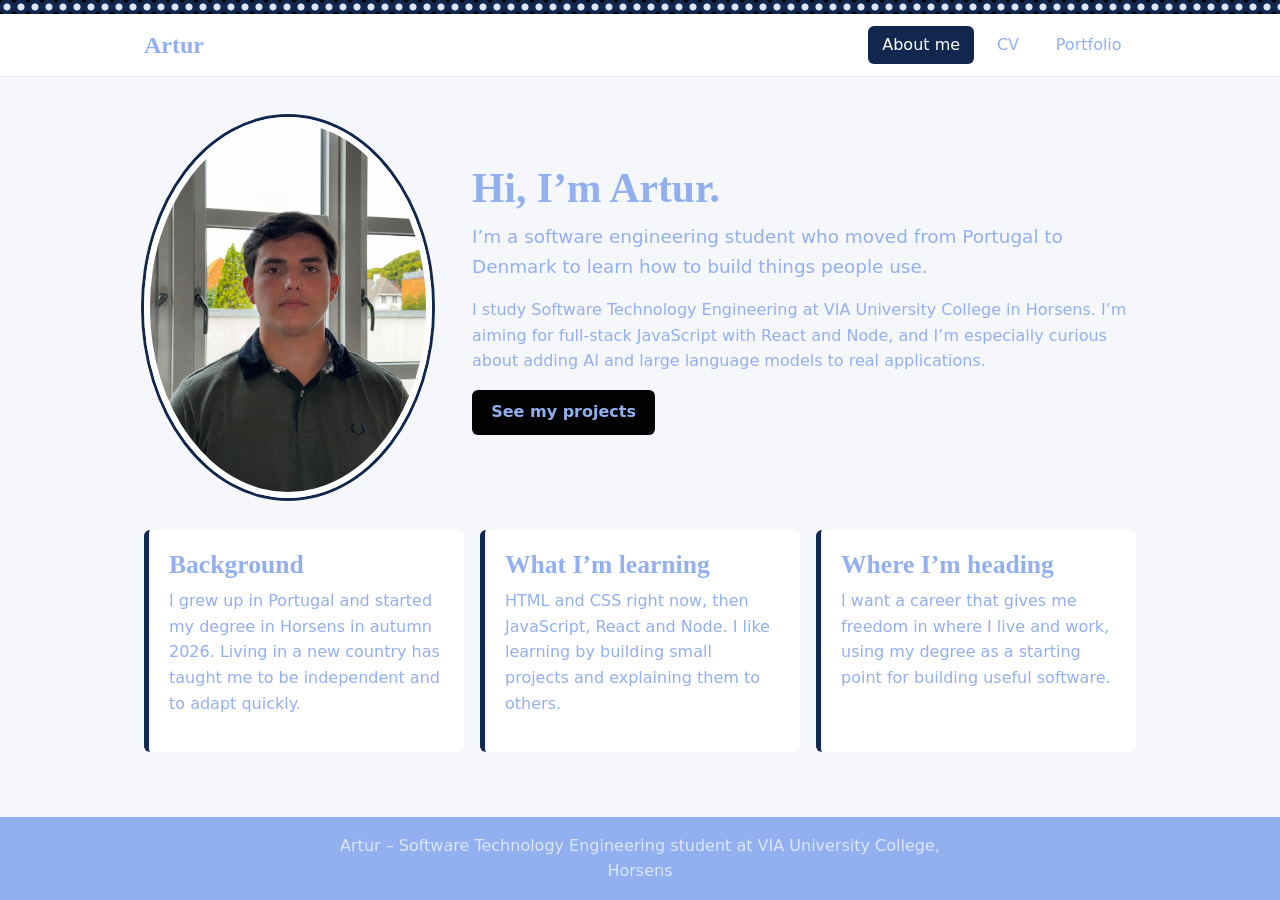
<file: index.html>
<!DOCTYPE html>
<html lang="en">
<head>
  <meta charset="utf-8">
  <meta name="viewport" content="width=device-width, initial-scale=1">
  <meta http-equiv="refresh" content="0; url=about-me.html">
  <title>Artur | Personal CV and portfolio</title>
</head>
<body>
  <p><a href="about-me.html">Continue to the About me page</a></p>
</body>
</html>
</file>
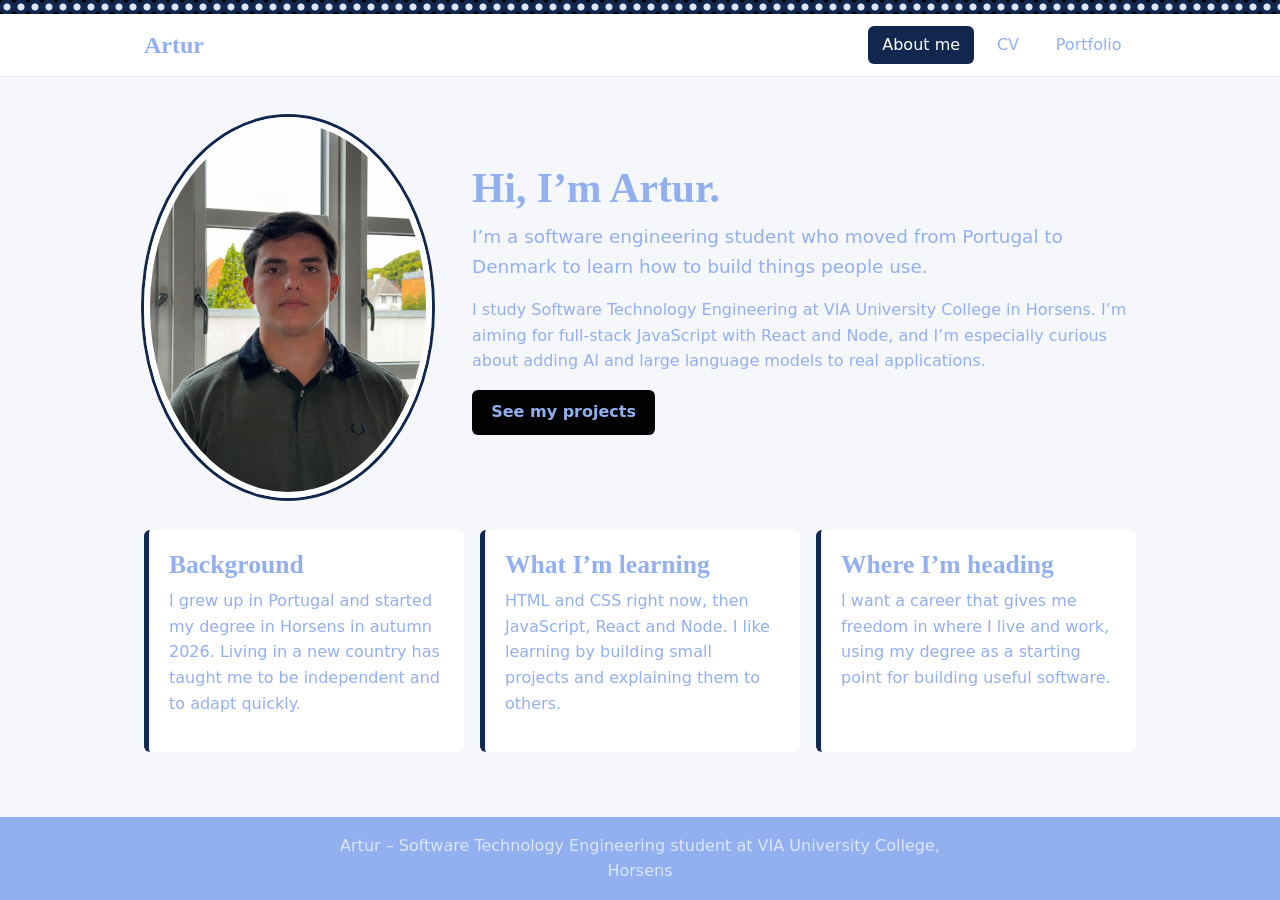
<file: about-me.html>
<!DOCTYPE html>
<html lang="en">
<head>
  <meta charset="utf-8">
  <meta name="viewport" content="width=device-width, initial-scale=1">
  <title>About me | Artur</title>
  <meta name="description" content="Artur, a software engineering student from Portugal studying in Denmark.">
 <link rel="stylesheet" href="styles.css">
</head>
<body>
  <header class="site-header">
     <div class="tile-band" aria-hidden="true"></div>
 <div class="header-inner">
 <a class="site-name" href="about-me.html">Artur</a>
 <nav aria-label="Main navigation">
  <ul class="nav-list">
  <li><a href="about-me.html" aria-current="page">About me</a></li>
<li><a href="cv.html">CV</a></li>
 <li><a href="portfolio.html">Portfolio</a></li>
 </ul>
 </nav>
   </div>
  </header>
  <main>
   <section class="hero">
 <figure class="portrait">
 <img src="images/profile.png" width="400" height="400" alt="Placeholder portrait of Artur">
 </figure>
 <div class="hero-text">
 <h1>Hi, I&rsquo;m Artur.</h1>
 <p class="lead">I&rsquo;m a software engineering student who moved from Portugal to Denmark to learn how to build things people use.</p>
 <p>I study Software Technology Engineering at VIA University College in Horsens. I&rsquo;m aiming for full-stack JavaScript with React and Node, and I&rsquo;m especially curious about adding AI and large language models to real applications.</p>
 <p><a class="button" href="portfolio.html">See my projects</a></p>
   </div>
    </section>
    <div class="content-grid">
 <article class="panel">
  <h2>Background</h2>
 <p>I grew up in Portugal and started my degree in Horsens in autumn 2026. Living in a new country has taught me to be independent and to adapt quickly.</p>
   </article>
  <article class="panel">
 <h2>What I&rsquo;m learning</h2>
 <p>HTML and CSS right now, then JavaScript, React and Node. I like learning by building small projects and explaining them to others.</p>
</article>
 <article class="panel">
<h2>Where I&rsquo;m heading</h2>
 <p>I want a career that gives me freedom in where I live and work, using my degree as a starting point for building useful software.</p>  </article>
   </div>
  </main>
  <footer class="site-footer">
   <p>Artur &ndash; Software Technology Engineering student at VIA University College, Horsens</p>
  </footer>
</body>
</html>
</file>
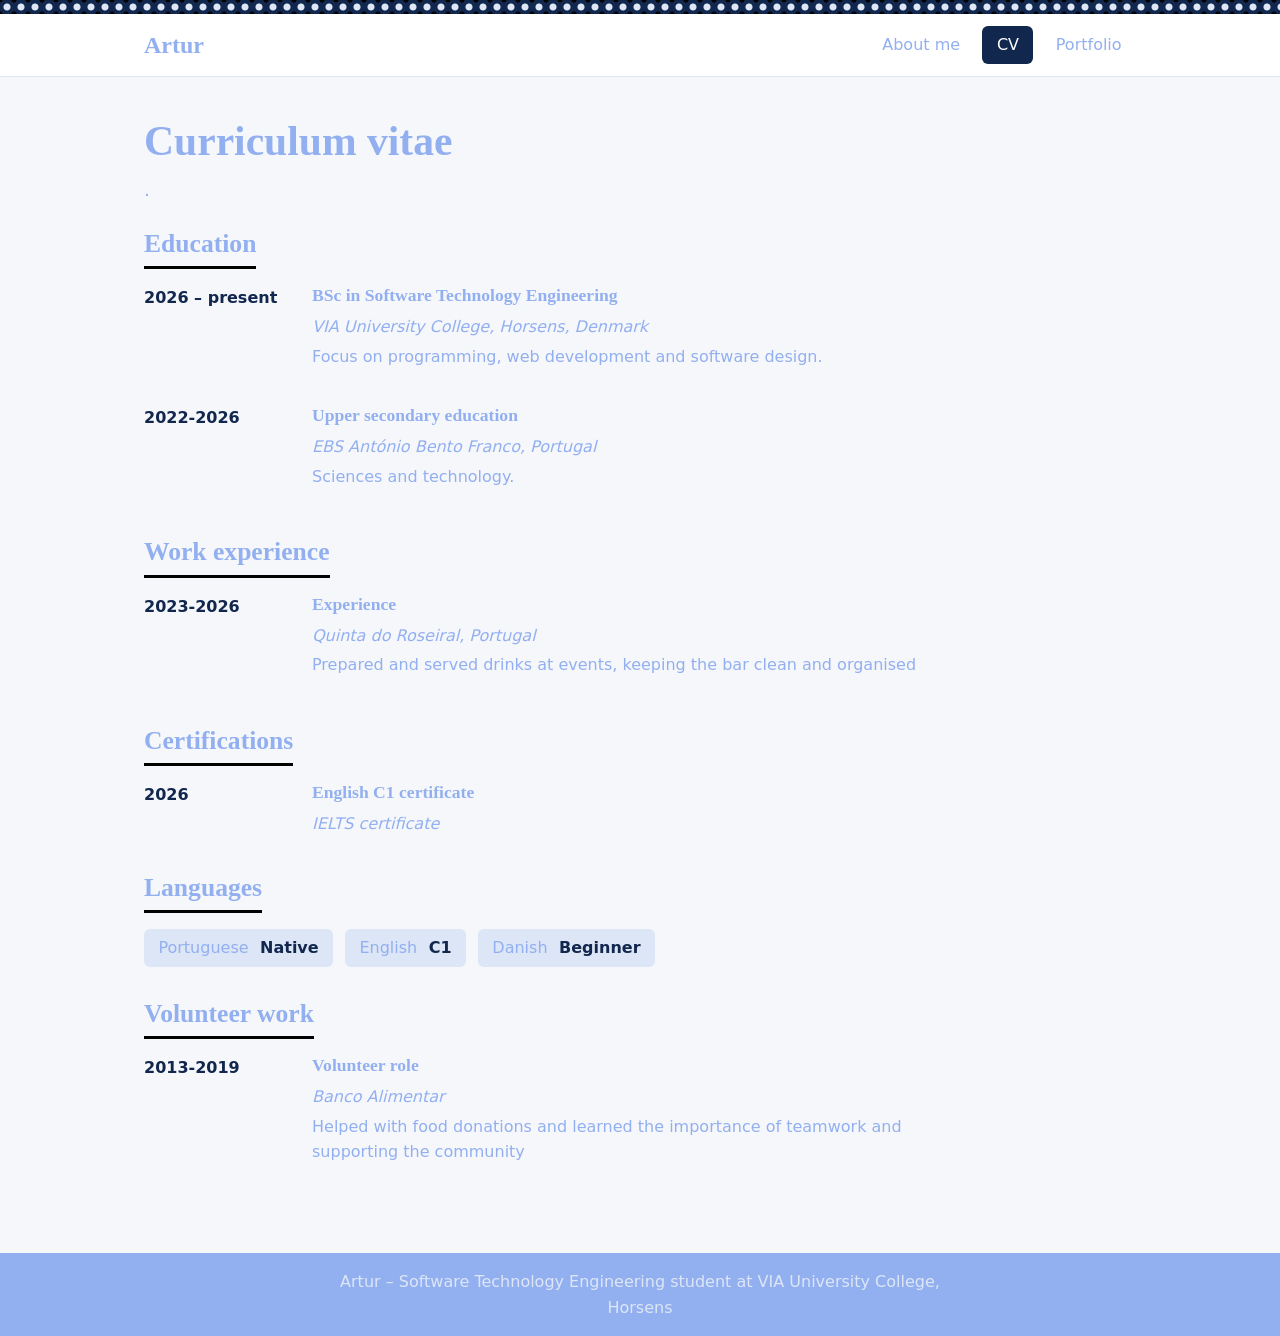
<file: cv.html>
<!DOCTYPE html>
<html lang="en">
<head>
  <meta charset="utf-8">
  <meta name="viewport" content="width=device-width, initial-scale=1">
  <title>CV | Artur</title>
  <meta name="description" content="Education, experience, certifications, languages and volunteer work.">
  <link rel="stylesheet" href="styles.css">
</head>
<body>
  <header class="site-header">
 <div class="tile-band" aria-hidden="true"></div>
 <div class="header-inner">
 <a class="site-name" href="about-me.html">Artur</a>
 <nav aria-label="Main navigation">
 <ul class="nav-list">
 <li><a href="about-me.html">About me</a></li>
 <li><a href="cv.html" aria-current="page">CV</a></li>
   <li><a href="portfolio.html">Portfolio</a></li>
 </ul>
 </nav>
  </div>
  </header>
  <main>
   <section class="page-intro">
 <h1>Curriculum vitae</h1>
 <p class="lead">.</p>
    </section>
 <section class="cv-section" aria-labelledby="education">
 <h2 id="education">Education</h2>
 <article class="cv-entry">
 <p class="cv-date">2026 &ndash; present</p>
<div> <h3>BSc in Software Technology Engineering</h3>
<p class="cv-place">VIA University College, Horsens, Denmark</p>
 <p>Focus on programming, web development and software design.</p>
</div>
</article>
 <article class="cv-entry">
 <p class="cv-date">2022-2026</p>
 <div>
 <h3>Upper secondary education</h3>
 <p class="cv-place">EBS António Bento Franco, Portugal</p>
 <p>Sciences and technology.</p>
  </div>
 </article>
  </section>
 <section class="cv-section" aria-labelledby="experience">
 <h2 id="experience">Work experience</h2>
 <article class="cv-entry">
  <p class="cv-date">2023-2026</p>
  <div>
 <h3>Experience</h3>
 <p class="cv-place">Quinta do Roseiral, Portugal</p>
 <p>Prepared and served drinks at events, keeping the bar clean and organised</p>
   </div>
 </article>
  </section>

   <section class="cv-section" aria-labelledby="certifications">
  <h2 id="certifications">Certifications</h2>
 <article class="cv-entry">
  <p class="cv-date">2026</p>
  <div>
  <h3>English C1 certificate</h3>
 <p class="cv-place">IELTS certificate</p>
</div>
</article>
 </section>

<section class="cv-section" aria-labelledby="languages">
 <h2 id="languages">Languages</h2>
  <ul class="skill-list">
  <li>Portuguese <span>Native</span></li>
 <li>English <span>C1</span></li>
 <li>Danish <span>Beginner</span></li>
      </ul>
    </section>

<section class="cv-section" aria-labelledby="volunteering">
 <h2 id="volunteering">Volunteer work</h2>
 <article class="cv-entry">
 <p class="cv-date">2013-2019</p>
  <div>
  <h3>Volunteer role</h3>
 <p class="cv-place">Banco Alimentar</p>
 <p>Helped with food donations and learned the importance of teamwork and supporting the community</p>
 </div>
</article>
</section>
  </main>
  <footer class="site-footer">
    <p>Artur &ndash; Software Technology Engineering student at VIA University College, Horsens</p>
  </footer>
</body>
</html>
</file>
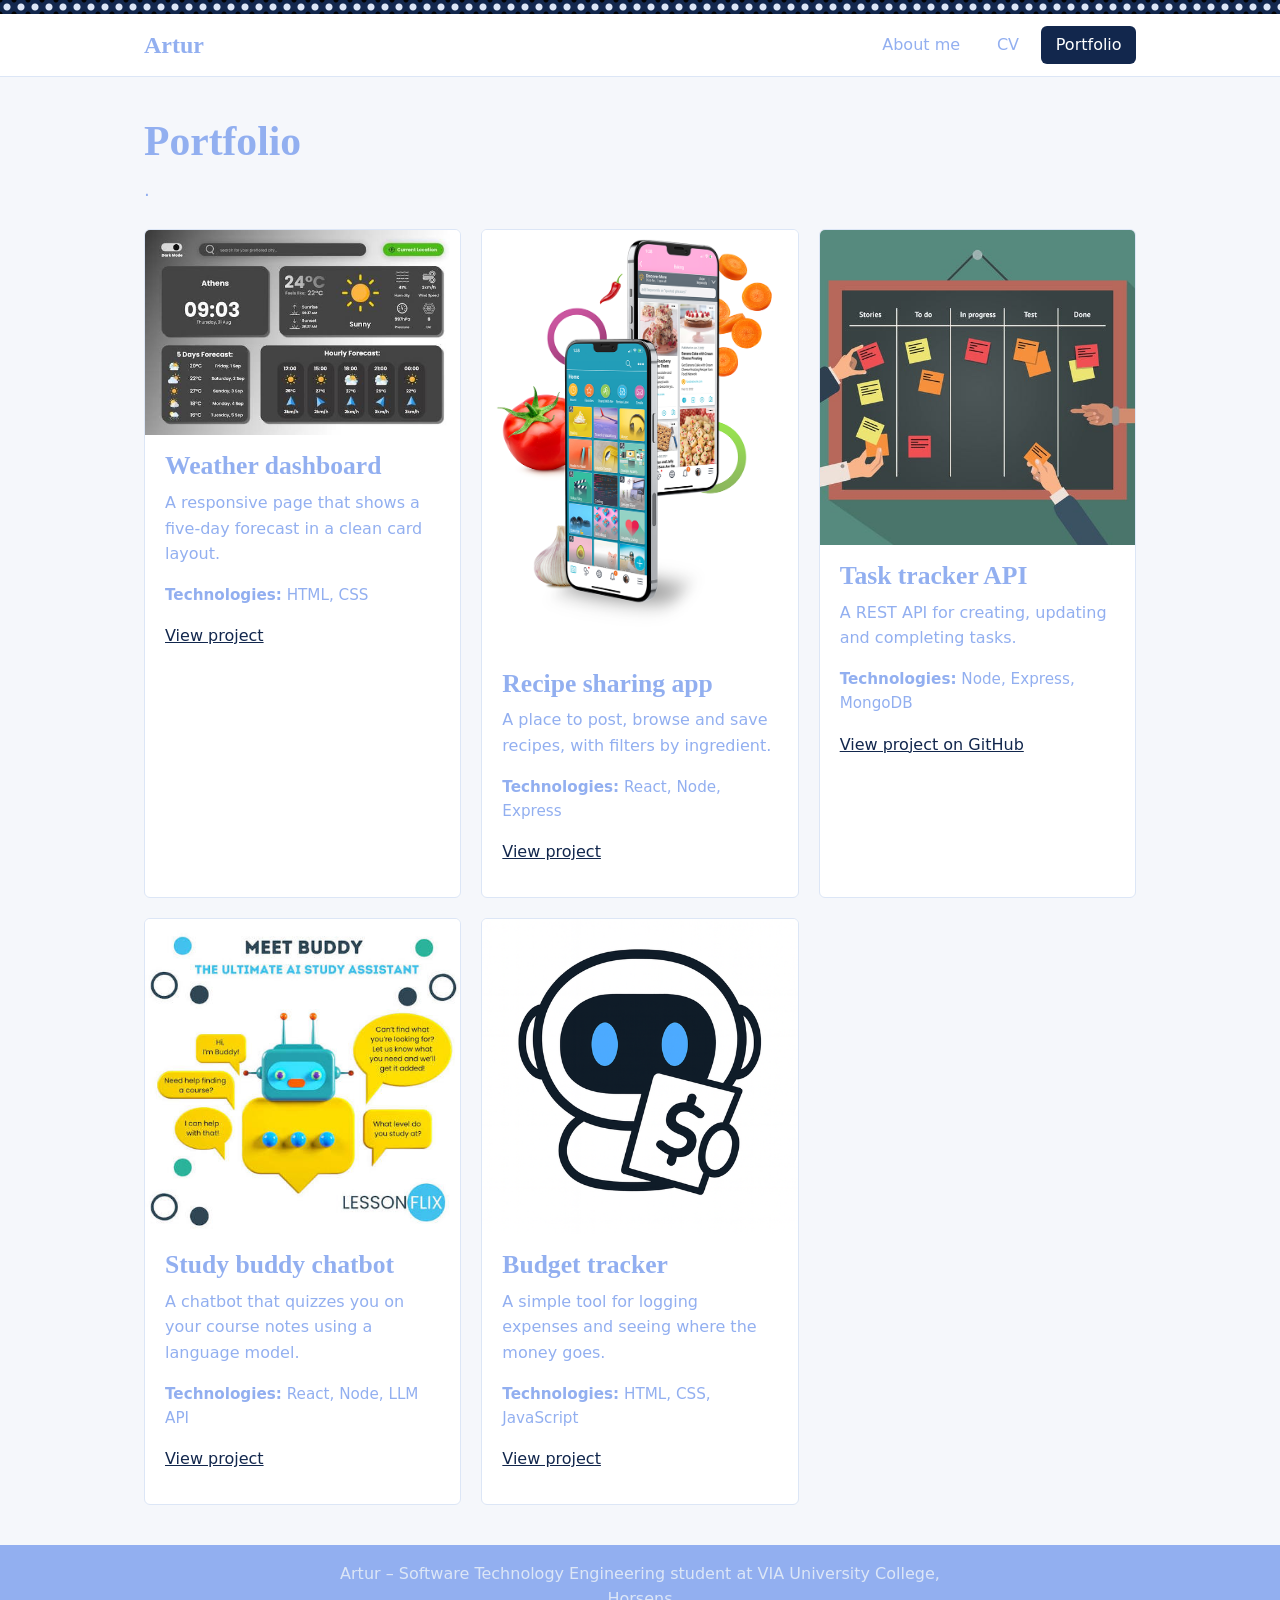
<file: portfolio.html>
<!DOCTYPE html>
<html lang="en">
<head>
  <meta charset="utf-8">
  <meta name="viewport" content="width=device-width, initial-scale=1">
  <title>Portfolio | Artur</title>
 <meta name="description" content="Selected projects by Artur.">
 <link rel="stylesheet" href="styles.css">
</head>
<body>
 <header class="site-header">
 <div class="tile-band" aria-hidden="true"></div>
 <div class="header-inner">
 <a class="site-name" href="about-me.html">Artur</a>
<nav aria-label="Main navigation">
 <ul class="nav-list">     
  <li><a href="about-me.html">About me</a></li>
<li><a href="cv.html">CV</a></li>
  <li><a href="portfolio.html" aria-current="page">Portfolio</a></li>
 </ul>
 </nav>
 </div>
  </header>
  <main>
<section class="page-intro">
 <h1>Portfolio</h1>
<p class="lead">.</p>
    </section>
  <div class="project-grid">
<article class="project">
 <img src="images/Weather.png" width="600" height="375" alt="Placeholder screenshot of Weather dashboard">
 <div class="project-body">
<h2>Weather dashboard</h2>
<p>A responsive page that shows a five-day forecast in a clean card layout.</p>
<p class="tech"><strong>Technologies:</strong> HTML, CSS</p>
<p><a href="https://stormglass.io/dashboards/">View project</a></p>
  </div>
</article>
 <article class="project">
<img src="images/Recipe.png" width="600" height="375" alt="Placeholder screenshot of Recipe sharing app">
<div class="project-body">
 <h2>Recipe sharing app</h2>
 <p>A place to post, browse and save recipes, with filters by ingredient.</p>
 <p class="tech"><strong>Technologies:</strong> React, Node, Express</p>
<p><a href="https://www.recime.app/">View project</a></p>
 </div>
</article>
<article class="project">
 <img src="images/API.png" width="600" height="375" alt="Placeholder screenshot of Task tracker API">
<div class="project-body">
 <h2>Task tracker API</h2>
 <p>A REST API for creating, updating and completing tasks.</p>
 <p class="tech"><strong>Technologies:</strong> Node, Express, MongoDB</p>
<p><a href="https://github.com/Veino/TaskTracker">View project on GitHub</a></p>
 </div>
</article>
 <article class="project">
 <img src="images/ChatBot.png" width="600" height="375" alt="Placeholder screenshot of Study buddy chatbot">
<div class="project-body">
 <h2>Study buddy chatbot</h2>
 <p>A chatbot that quizzes you on your course notes using a language model.</p>
 <p class="tech"><strong>Technologies:</strong> React, Node, LLM API</p>
 <p><a href="https://duyapat-christony.github.io/for-students/chatbot/">View project</a></p>
 </div>
 </article>
<article class="project">
 <img src="images/image.png" width="600" height="375" alt="Placeholder screenshot of Budget tracker">
<div class="project-body">
 <h2>Budget tracker</h2>
 <p>A simple tool for logging expenses and seeing where the money goes.</p>
 <p class="tech"><strong>Technologies:</strong> HTML, CSS, JavaScript</p>
<p><a href="https://manus.im/playbook/budget-tracker">View project</a></p>
 </div>
 </article>
 </div>
  </main>
  <footer class="site-footer">
 <p>Artur &ndash; Software Technology Engineering student at VIA University College, Horsens</p>
  </footer>
</body>
</html>
</file>
<file: styles.css>
:root {
  --paper: #f5f7fb;
  --ink: #92aff0;
  --azulejo: #12274d;
  --tile: #dce6f6;
  --marigold: #020202;
  --white: #ffffff;
  --radius: 6px;
  --space: 1rem;
}

*,
*::before,
*::after {
  box-sizing: border-box;
}

body {
  margin: 0;
  background: var(--paper);
  color: var(--ink);
  font-family: system-ui, -apple-system, "Segoe UI", Roboto, sans-serif;
  font-size: 1rem;
  line-height: 1.6;
  display: flex;
  flex-direction: column;
  min-height: 100vh;
}

h1,
h2,
h3 {
  font-family: Georgia, "Times New Roman", serif;
  line-height: 1.2;
  margin: 0 0 0.5rem;
}

h1 { font-size: 2rem; }
h2 { font-size: 1.4rem; }
h3 { font-size: 1.1rem; }

p { margin: 0 0 var(--space); max-width: 65ch; }
img { max-width: 100%; height: auto; display: block; }

a { color: var(--azulejo); }
a:focus-visible {
  outline: 3px solid var(--marigold);
  outline-offset: 2px;
}

.lead { font-size: 1.15rem; }

/* ---------- Header and navigation (Flexbox) ---------- */
.tile-band {
  height: 14px;
  background-color: var(--azulejo);
  background-image:
    radial-gradient(circle, var(--tile) 3px, transparent 4px),
    radial-gradient(circle, var(--marigold) 2px, transparent 3px);
  background-size: 14px 14px, 14px 14px;
  background-position: 0 0, 7px 7px;
}

.site-header {
  background: var(--white);
  border-bottom: 1px solid var(--tile);
}

.header-inner {
  display: flex;
  flex-direction: column;
  align-items: center;
  gap: 0.5rem;
  padding: 0.75rem var(--space);
  max-width: 64rem;
  margin: 0 auto;
}

.site-name {
  font-family: Georgia, "Times New Roman", serif;
  font-size: 1.5rem;
  font-weight: bold;
  color: var(--ink);
  text-decoration: none;
}

.nav-list {
  display: flex;
  flex-wrap: wrap;
  justify-content: center;
  gap: 0.5rem;
  list-style: none;
  margin: 0;
  padding: 0;
}

.nav-list a {
  display: block;
  padding: 0.4rem 0.9rem;
  border-radius: var(--radius);
  color: var(--ink);
  text-decoration: none;
}

.nav-list a:hover { background: var(--tile); }

.nav-list a[aria-current="page"] {
  background: var(--azulejo);
  color: var(--white);
}

/* ---------- Layout ---------- */
main {
  flex: 1;
  width: 100%;
  max-width: 64rem;
  margin: 0 auto;
  padding: 1.5rem var(--space) 2.5rem;
}

.page-intro { margin-bottom: 1.5rem; }

.button {
  display: inline-block;
  padding: 0.6rem 1.2rem;
  background: var(--marigold);
  color: var(--ink);
  font-weight: bold;
  text-decoration: none;
  border-radius: var(--radius);
}

.button:hover { background: var(--ink); color: var(--white); }

/* ---------- About me ---------- */
.hero {
  display: flex;
  flex-direction: column;
  align-items: center;
  gap: 1.5rem;
  margin-bottom: 2rem;
}

.portrait {
  margin: 0;
  width: 12rem;
  border: 6px solid var(--white);
  border-radius: 50%;
  overflow: hidden;
  box-shadow: 0 0 0 3px var(--azulejo);
}

.content-grid {
  display: grid;
  gap: var(--space);
}

.panel {
  background: var(--white);
  border-left: 5px solid var(--azulejo);
  border-radius: var(--radius);
  padding: 1.25rem;
}

/* ---------- CV ---------- */
.cv-section { margin-bottom: 2rem; }

.cv-section > h2 {
  padding-bottom: 0.4rem;
  border-bottom: 3px solid var(--marigold);
  display: inline-block;
  margin-bottom: 1rem;
}

.cv-entry {
  display: flex;
  flex-direction: column;
  gap: 0.25rem;
  margin-bottom: 1.25rem;
}

.cv-date {
  margin: 0;
  font-weight: bold;
  color: var(--azulejo);
}

.cv-place { font-style: italic; margin-bottom: 0.25rem; }

.skill-list {
  list-style: none;
  margin: 0;
  padding: 0;
  display: flex;
  flex-wrap: wrap;
  gap: 0.75rem;
}

.skill-list li {
  background: var(--tile);
  padding: 0.4rem 0.9rem;
  border-radius: var(--radius);
}

.skill-list span {
  margin-left: 0.4rem;
  font-weight: bold;
  color: var(--azulejo);
}

/* ---------- Portfolio (Grid) ---------- */
.project-grid {
  display: grid;
  grid-template-columns: 1fr;
  gap: 1.25rem;
}

.project {
  display: flex;
  flex-direction: column;
  background: var(--white);
  border-radius: var(--radius);
  overflow: hidden;
  border: 1px solid var(--tile);
}

.project-body { padding: 1rem 1.25rem; }
.tech { font-size: 0.95rem; }

/* ---------- Footer ---------- */
.site-footer {
  background: var(--ink);
  color: var(--tile);
  padding: 1rem var(--space);
  text-align: center;
}

.site-footer p { margin: 0 auto; }

/* ---------- Tablet: 768px and up ---------- */
@media (min-width: 768px) {
  h1 { font-size: 2.6rem; }
  h2 { font-size: 1.6rem; }

  .header-inner {
    flex-direction: row;
    justify-content: space-between;
  }

  .hero {
    flex-direction: row;
    align-items: center;
    gap: 2.5rem;
  }

  .portrait { flex-shrink: 0; width: 15rem; }

  .content-grid { grid-template-columns: repeat(3, 1fr); }

  .cv-entry {
    flex-direction: row;
    gap: 1.5rem;
  }

  .cv-date { flex: 0 0 9rem; }

  .project-grid { grid-template-columns: repeat(2, 1fr); }
}

/* ---------- Desktop: 1024px and up ---------- */
@media (min-width: 1024px) {
  main { padding-top: 2.5rem; }

  .portrait { width: 18rem; }

  .project-grid { grid-template-columns: repeat(3, 1fr); }
}
</file>
